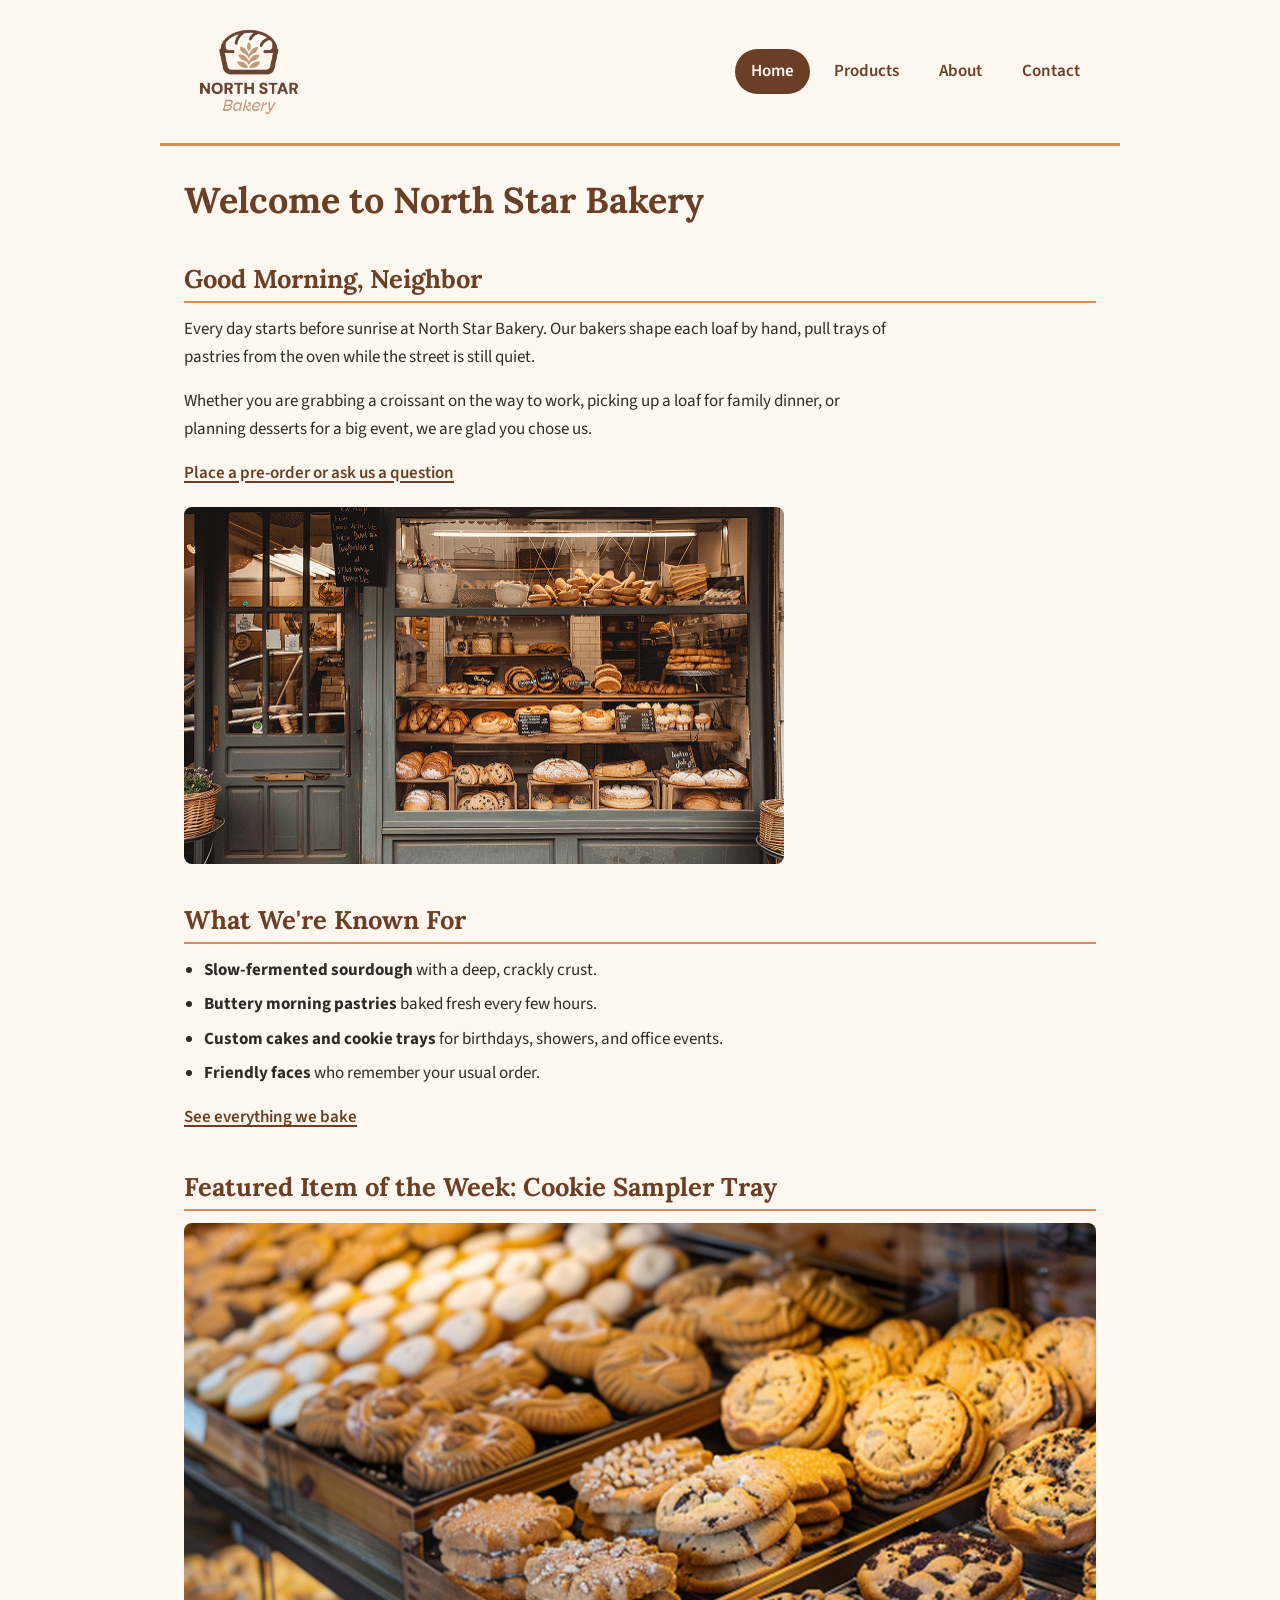
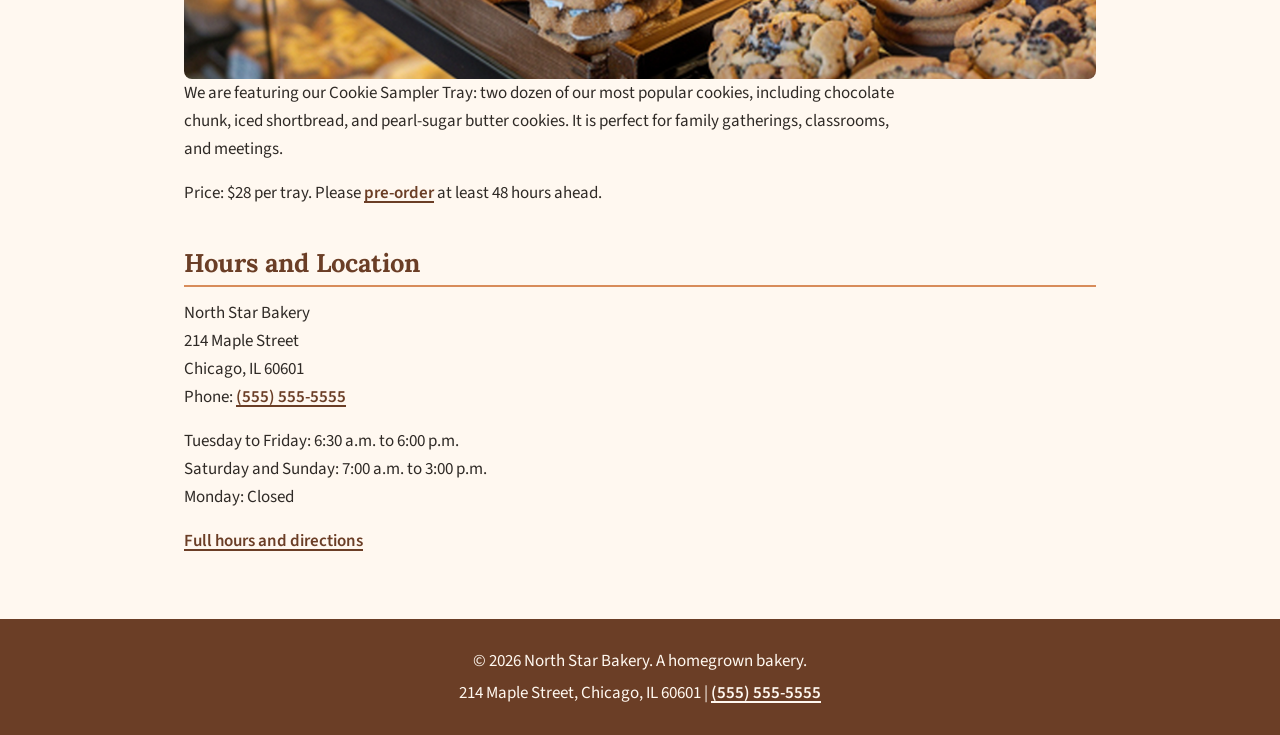
<file: index.html>
<!DOCTYPE html>
<html lang="en">
<head>
 <meta charset="UTF-8">
 <meta name="viewport" content="width=device-width, initial-scale=1.0">
 <meta name="description" content="North Star Bakery is a neighborhood bakery baking bread, pastries, and cakes by hand every morning. Visit us or place a pre-order.">
 <title>Home | North Star Bakery</title>
 <link rel="stylesheet" href="css/styles.css">
</head>
<body>
 <header>
   <a href="index.html">
     <img src="images/bakery-logo_c.png" alt="North Star Bakery logo: a brown loaf of bread with a wheat stalk inside it" width="250" height="213">
   </a>
   <nav aria-label="Main navigation">
     <ul>
       <li><a href="index.html" aria-current="page">Home</a></li>
       <li><a href="products.html">Products</a></li>
       <li><a href="about.html">About</a></li>
       <li><a href="contact.html">Contact</a></li>
     </ul>
   </nav>
 </header>

 <main>
   <h1>Welcome to North Star Bakery</h1>

   <section aria-labelledby="welcome-heading">
     <h2 id="welcome-heading">Good Morning, Neighbor</h2>
     <p>
       Every day starts before sunrise at North Star Bakery. Our bakers shape each loaf by hand,
       pull trays of pastries from the oven while the street is still quiet.
     </p>
     <p>
       Whether you are grabbing a croissant on the way to work, picking up a loaf for family
       dinner, or planning desserts for a big event, we are glad you chose us.
     </p>
     <p><a href="contact.html">Place a pre-order or ask us a question</a></p>

     <img src="images/bakery-storefront_c.png" alt="The North Star Bakery front window, with shelves of crusty loaves, rolls, and pastries stacked in wooden crates behind the glass" width="600" height="358">
   </section>

   <section aria-labelledby="known-heading">
     <h2 id="known-heading">What We're Known For</h2>
     <ul>
       <li><strong>Slow-fermented sourdough</strong> with a deep, crackly crust.</li>
       <li><strong>Buttery morning pastries</strong> baked fresh every few hours.</li>
       <li><strong>Custom cakes and cookie trays</strong> for birthdays, showers, and office events.</li>
       <li><strong>Friendly faces</strong> who remember your usual order.</li>
     </ul>
     <p><a href="products.html">See everything we bake</a></p>
   </section>

   <section aria-labelledby="featured-heading">
     <h2 id="featured-heading">Featured Item of the Week: Cookie Sampler Tray</h2>
     <picture>
       <source media="(min-width: 800px)" srcset="images/bakery-feature-large_c.png" width="1200" height="600">
       <img src="images/bakery-feature-small_c.png" alt="Bakery display case filled with wooden trays of chocolate chip cookies, sugar-topped cookies, and iced shortbread" width="600" height="600">
     </picture>
     <p>
       We are featuring our Cookie Sampler Tray: two dozen of our most popular cookies,
       including chocolate chunk, iced shortbread, and pearl-sugar butter cookies. It is perfect for
       family gatherings, classrooms, and meetings.
     </p>
     <p>Price: $28 per tray. Please <a href="contact.html">pre-order</a> at least 48 hours ahead.</p>
   </section>

   <section aria-labelledby="visit-heading">
     <h2 id="visit-heading">Hours and Location</h2>
     <address>
       North Star Bakery<br>
       214 Maple Street<br>
       Chicago, IL 60601<br>
       Phone: <a href="tel:+15555555555">(555) 555-5555</a>
     </address>
     <p>
       Tuesday to Friday: 6:30 a.m. to 6:00 p.m.<br>
       Saturday and Sunday: 7:00 a.m. to 3:00 p.m.<br>
       Monday: Closed
     </p>
     <p><a href="contact.html">Full hours and directions</a></p>
   </section>
 </main>

 <footer>
   <p>&copy; 2026 North Star Bakery. A homegrown bakery.</p>
   <p>214 Maple Street, Chicago, IL 60601 | <a href="tel:+15555555555">(555) 555-5555</a></p>
 </footer>
</body>
</html>
</file>
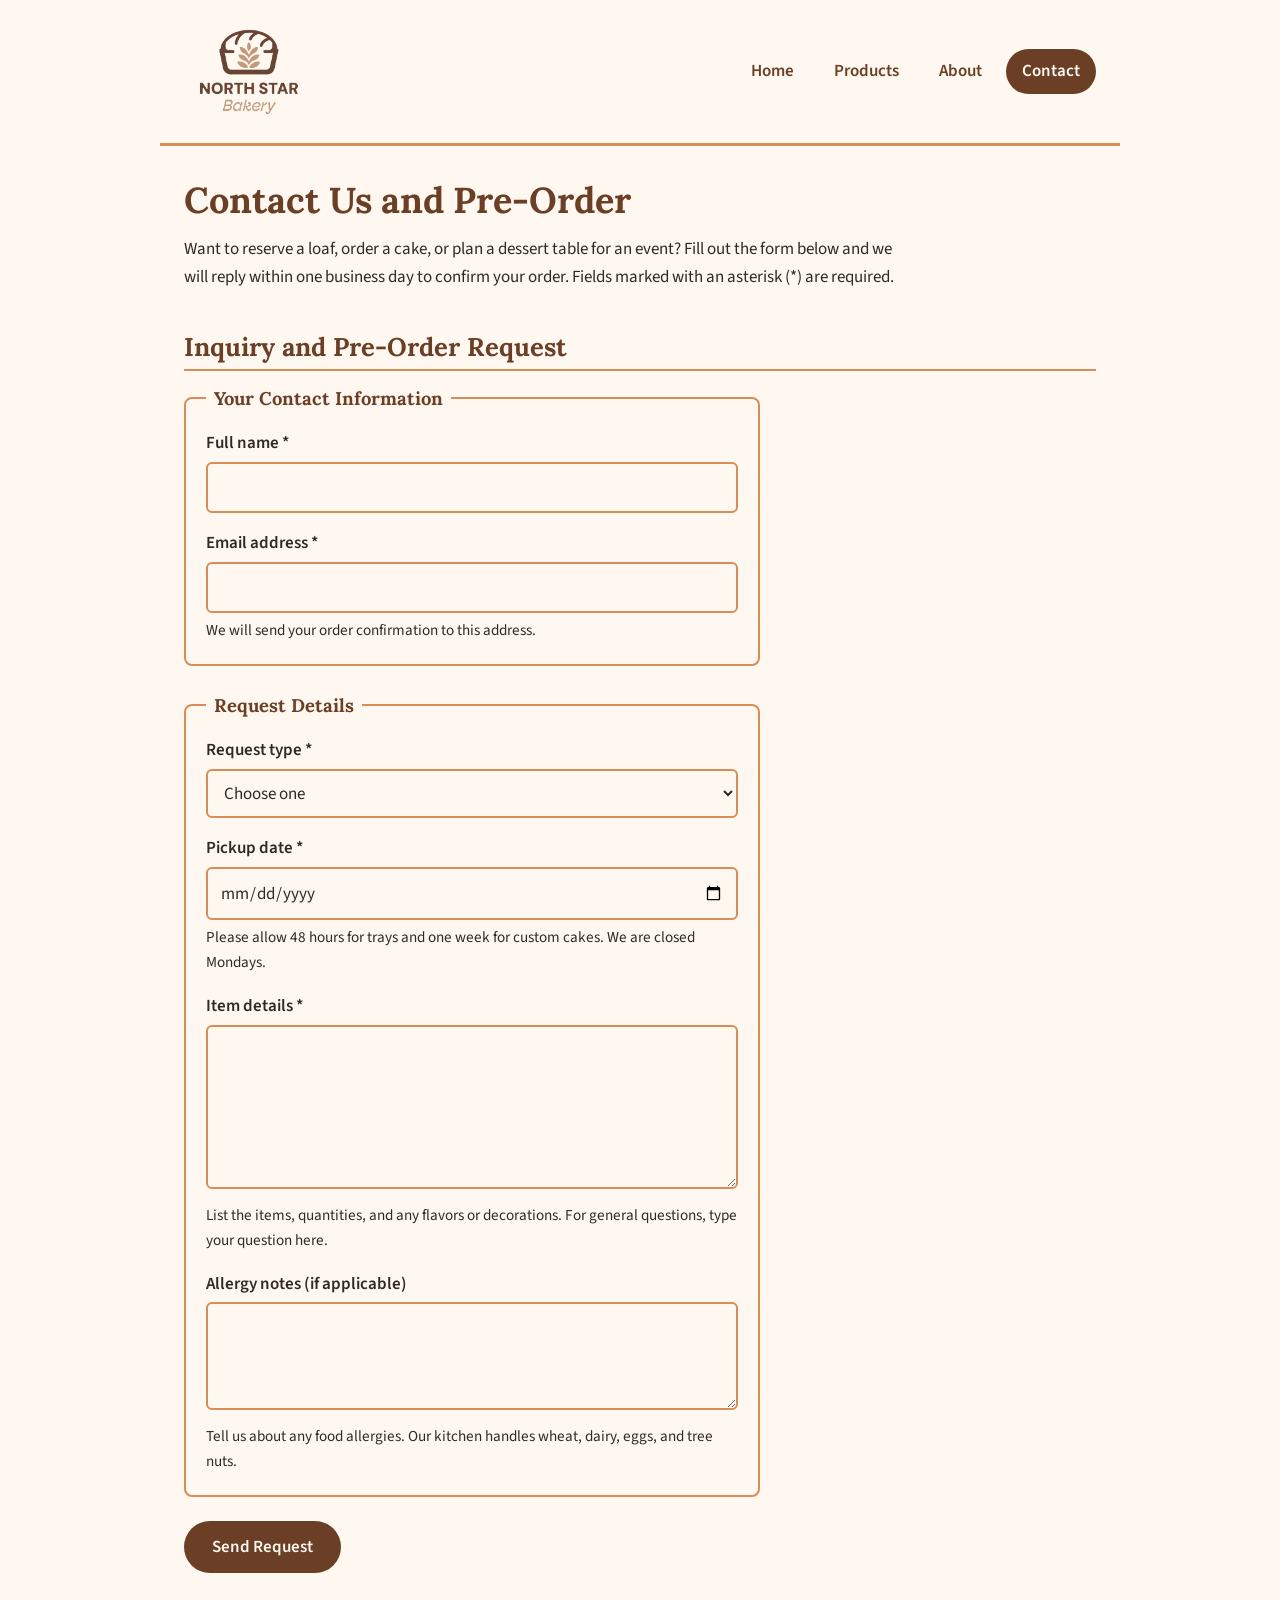
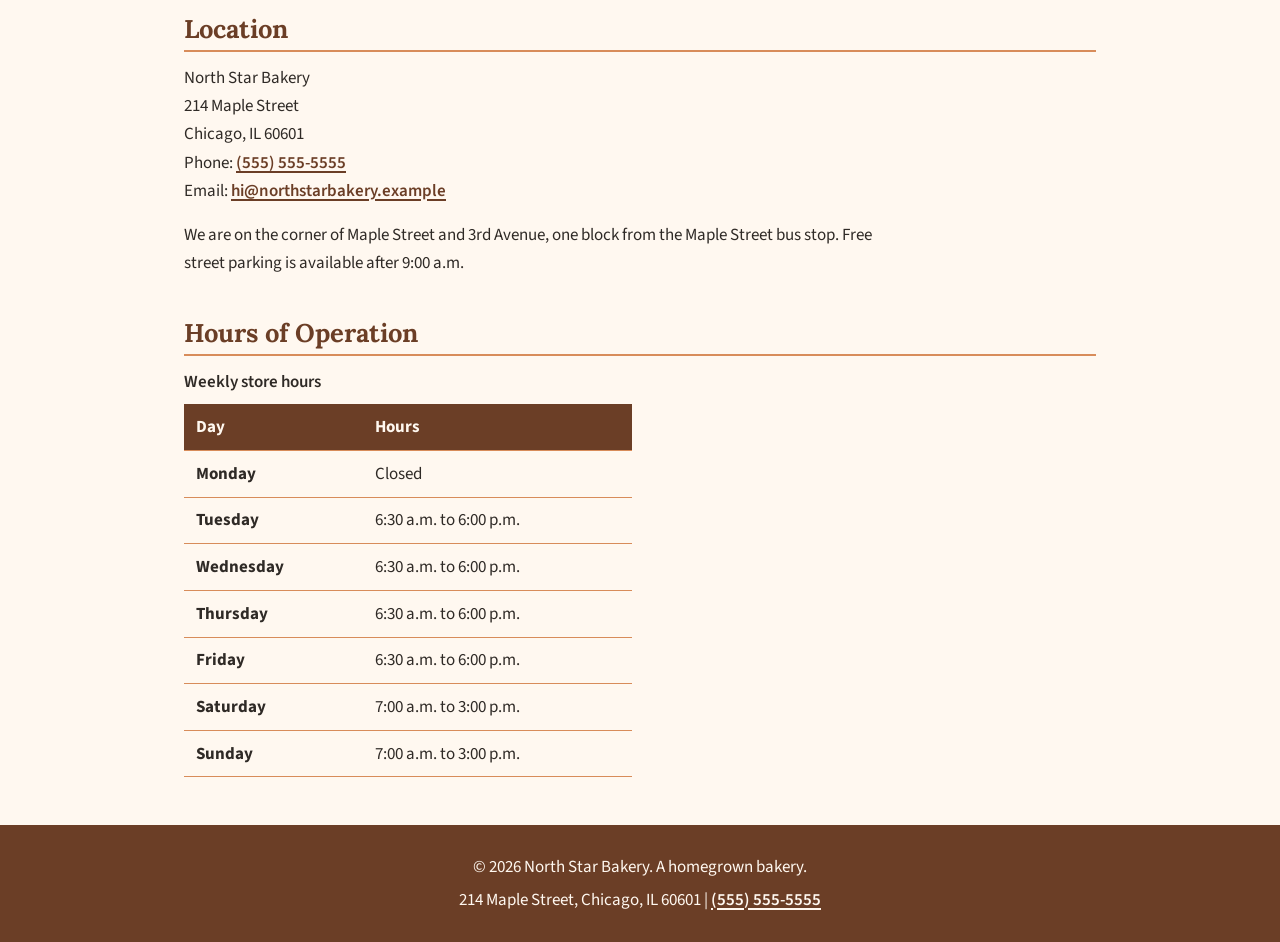
<file: contact.html>
<!DOCTYPE html>
<html lang="en">
<head>
 <meta charset="UTF-8">
 <meta name="viewport" content="width=device-width, initial-scale=1.0">
 <meta name="description" content="Send North Star Bakery a pre-order request or question, and find our location and hours.">
 <title>Contact and Pre-Orders | North Star Bakery</title>
 <link rel="stylesheet" href="css/styles.css">
 <script src="js/preorder-store.js" defer></script>
 <script src="js/contact-form.js" defer></script>
</head>
<body>
 <header>
   <a href="index.html">
     <img src="images/bakery-logo_c.png" alt="North Star Bakery logo: a brown loaf of bread with a wheat stalk inside it" width="250" height="213">
   </a>
   <nav aria-label="Main navigation">
     <ul>
       <li><a href="index.html">Home</a></li>
       <li><a href="products.html">Products</a></li>
       <li><a href="about.html">About</a></li>
       <li><a href="contact.html" aria-current="page">Contact</a></li>
     </ul>
   </nav>
 </header>

 <main>
   <h1>Contact Us and Pre-Order</h1>
   <p>
     Want to reserve a loaf, order a cake, or plan a dessert table for an event? Fill out the form
     below and we will reply within one business day to confirm your order. Fields marked with an
     asterisk (*) are required.
   </p>

   <section aria-labelledby="form-heading">
     <h2 id="form-heading">Inquiry and Pre-Order Request</h2>
     <form id="preorder-form" action="#" method="post">
       <fieldset>
         <legend>Your Contact Information</legend>

         <p>
           <label for="name">Full name *</label><br>
           <input type="text" id="name" name="name" autocomplete="name" required minlength="2" maxlength="80">
         </p>

         <p>
           <label for="email">Email address *</label><br>
           <input type="email" id="email" name="email" autocomplete="email" required aria-describedby="email-hint">
           <br><small id="email-hint">We will send your order confirmation to this address.</small>
         </p>
       </fieldset>

       <fieldset>
         <legend>Request Details</legend>

         <p>
           <label for="request-type">Request type *</label><br>
           <select id="request-type" name="request-type" required>
             <option value="">Choose one</option>
             <option value="pre-order">Pre-order</option>
             <option value="custom-cake">Custom cake</option>
             <option value="event">Event or catering order</option>
             <option value="question">General question</option>
           </select>
         </p>

         <p>
           <label for="pickup-date">Pickup date *</label><br>
           <input type="date" id="pickup-date" name="pickup-date" required min="2026-10-01" aria-describedby="date-hint">
           <br><small id="date-hint">Please allow 48 hours for trays and one week for custom cakes. We are closed Mondays.</small>
         </p>

         <p>
           <label for="item-details">Item details *</label><br>
           <textarea id="item-details" name="item-details" rows="5" cols="40" required minlength="10" maxlength="1000" aria-describedby="item-hint"></textarea>
           <br><small id="item-hint">List the items, quantities, and any flavors or decorations. For general questions, type your question here.</small>
         </p>

         <p>
           <label for="allergy-notes">Allergy notes (if applicable)</label><br>
           <textarea id="allergy-notes" name="allergy-notes" rows="3" cols="40" maxlength="500" aria-describedby="allergy-hint"></textarea>
           <br><small id="allergy-hint">Tell us about any food allergies. Our kitchen handles wheat, dairy, eggs, and tree nuts.</small>
         </p>
       </fieldset>

       <p>
         <button type="submit">Send Request</button>
       </p>
     </form>
   </section>

   <section aria-labelledby="location-heading">
     <h2 id="location-heading">Location</h2>
     <address>
       North Star Bakery<br>
       214 Maple Street<br>
       Chicago, IL 60601<br>
       Phone: <a href="tel:+15555555555">(555) 555-5555</a><br>
       Email: <a href="mailto:hi@northstarbakery.example">hi@northstarbakery.example</a>
     </address>
     <p>
       We are on the corner of Maple Street and 3rd Avenue, one block from the Maple Street bus
       stop. Free street parking is available after 9:00 a.m.
     </p>
   </section>

   <section aria-labelledby="hours-heading">
     <h2 id="hours-heading">Hours of Operation</h2>
     <table>
       <caption>Weekly store hours</caption>
       <thead>
         <tr>
           <th scope="col">Day</th>
           <th scope="col">Hours</th>
         </tr>
       </thead>
       <tbody>
         <tr><th scope="row">Monday</th><td>Closed</td></tr>
         <tr><th scope="row">Tuesday</th><td>6:30 a.m. to 6:00 p.m.</td></tr>
         <tr><th scope="row">Wednesday</th><td>6:30 a.m. to 6:00 p.m.</td></tr>
         <tr><th scope="row">Thursday</th><td>6:30 a.m. to 6:00 p.m.</td></tr>
         <tr><th scope="row">Friday</th><td>6:30 a.m. to 6:00 p.m.</td></tr>
         <tr><th scope="row">Saturday</th><td>7:00 a.m. to 3:00 p.m.</td></tr>
         <tr><th scope="row">Sunday</th><td>7:00 a.m. to 3:00 p.m.</td></tr>
       </tbody>
     </table>
   </section>
 </main>

 <footer>
   <p>&copy; 2026 North Star Bakery. A homegrown bakery.</p>
   <p>214 Maple Street, Chicago, IL 60601 | <a href="tel:+15555555555">(555) 555-5555</a></p>
 </footer>
</body>
</html>
</file>
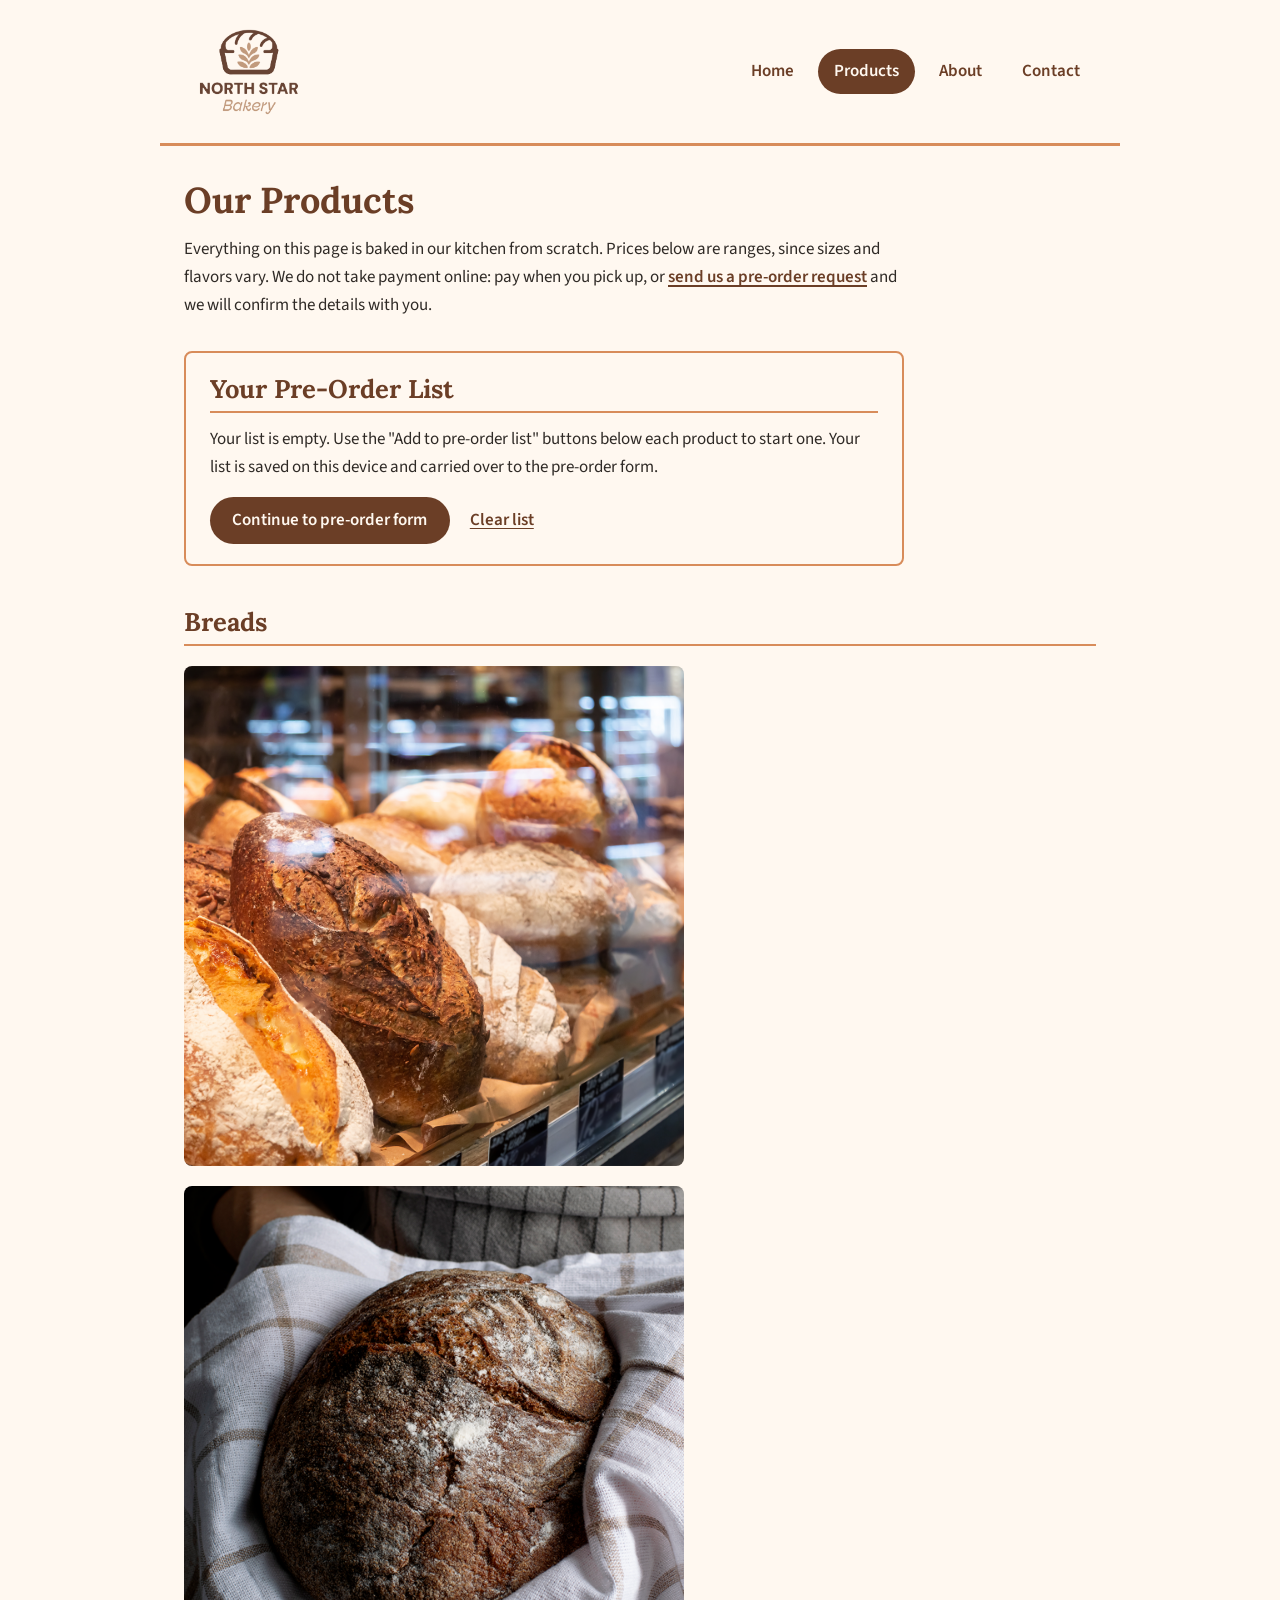
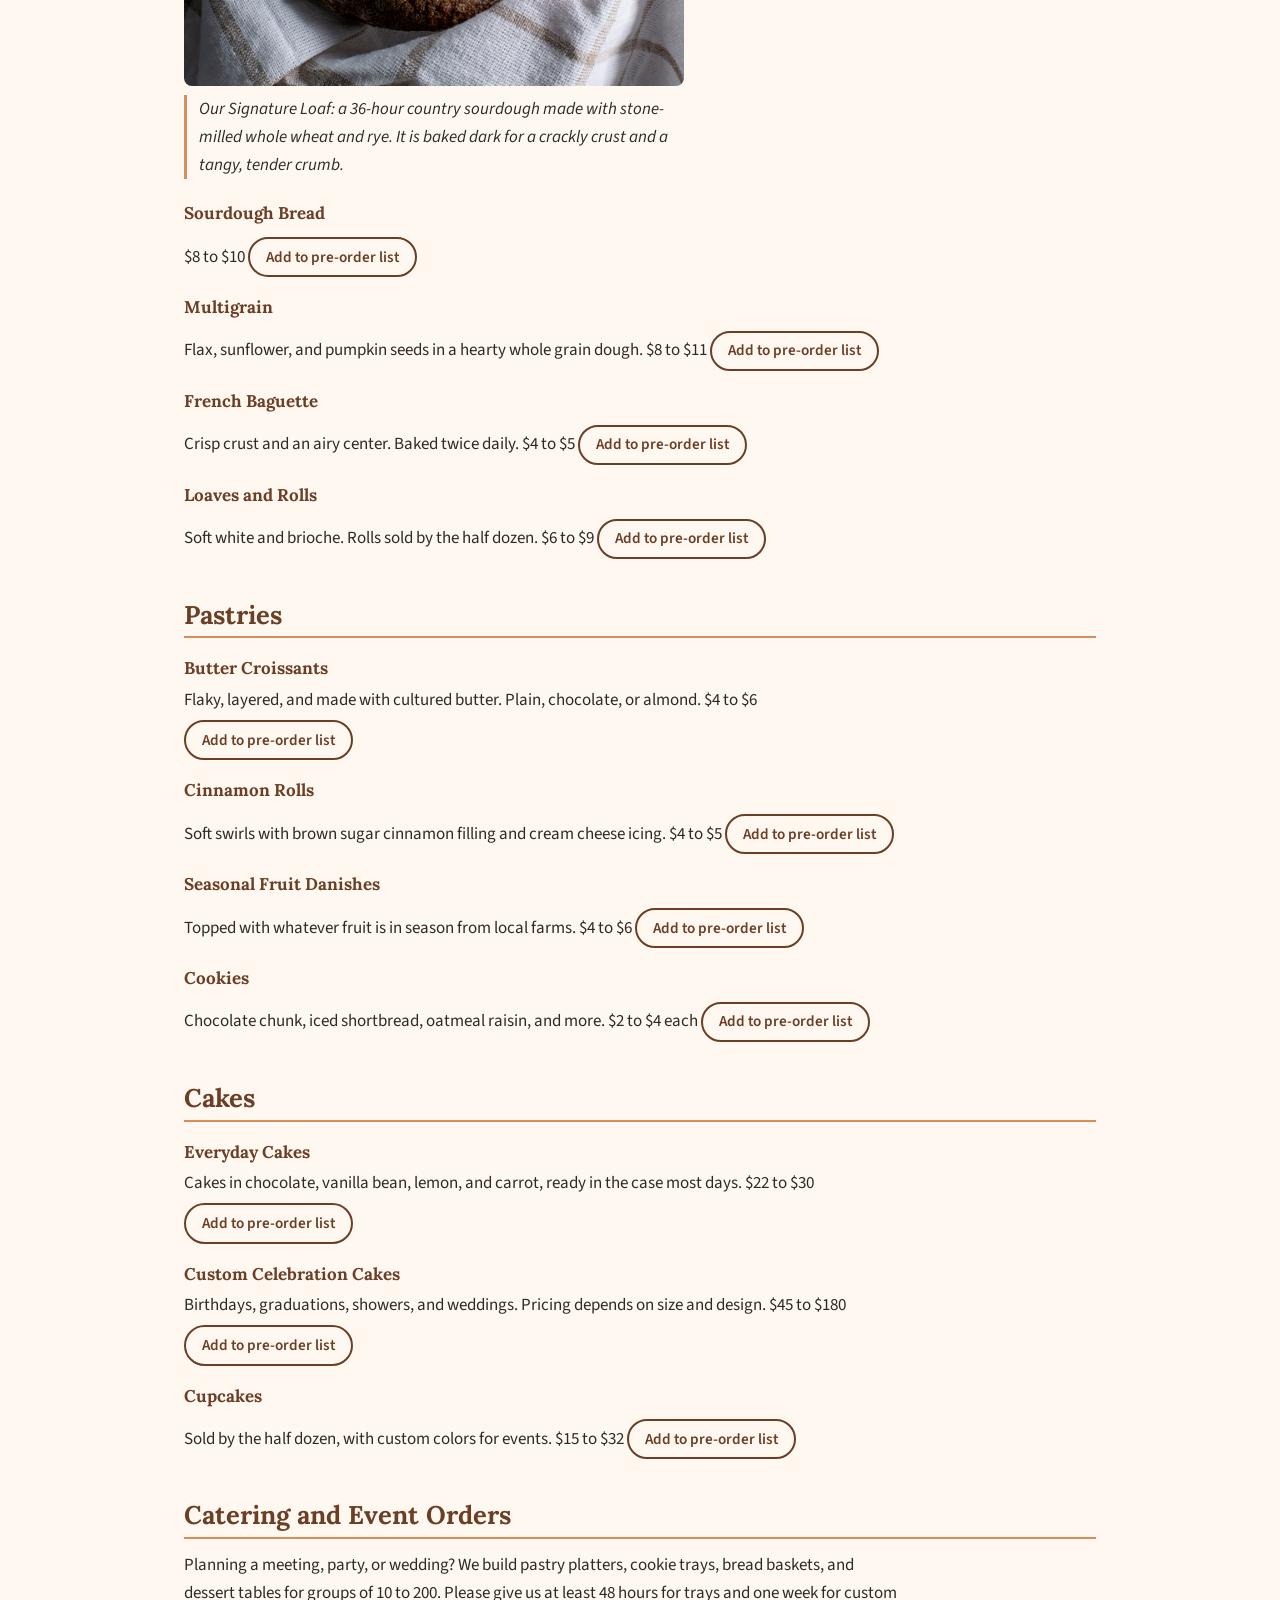
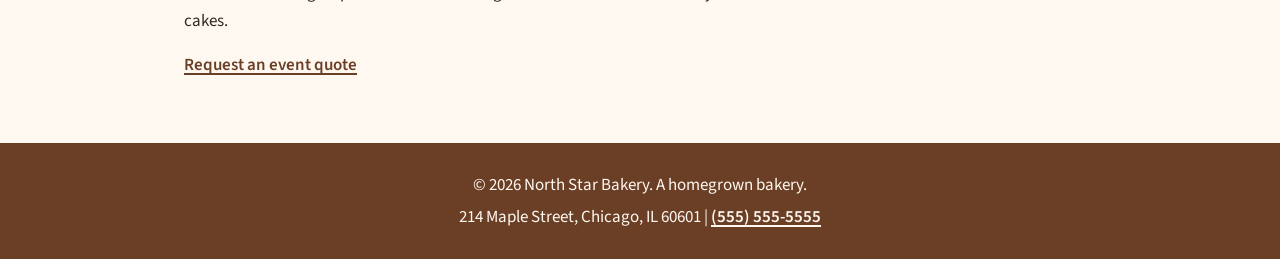
<file: products.html>
<!DOCTYPE html>
<html lang="en">
<head>
 <meta charset="UTF-8">
 <meta name="viewport" content="width=device-width, initial-scale=1.0">
 <meta name="description" content="Browse North Star Bakery's breads, pastries, cakes, and cookies, with price ranges. Pre-order online or in store.">
 <title>Products | North Star Bakery</title>
 <link rel="stylesheet" href="css/styles.css">
 <script src="js/preorder-store.js" defer></script>
 <script src="js/preorder-list.js" defer></script>
</head>
<body>
 <header>
   <a href="index.html">
     <img src="images/bakery-logo_c.png" alt="North Star Bakery logo: a brown loaf of bread with a wheat stalk inside it" width="250" height="213">
   </a>
   <nav aria-label="Main navigation">
     <ul>
       <li><a href="index.html">Home</a></li>
       <li><a href="products.html" aria-current="page">Products</a></li>
       <li><a href="about.html">About</a></li>
       <li><a href="contact.html">Contact</a></li>
     </ul>
   </nav>
 </header>

 <main>
   <h1>Our Products</h1>
   <p>
     Everything on this page is baked in our kitchen from scratch. Prices below are ranges, since
     sizes and flavors vary. We do not take payment online: pay when you pick up, or
     <a href="contact.html">send us a pre-order request</a> and we will confirm the details with you.
   </p>

   <aside id="preorder-panel" class="preorder-panel" aria-labelledby="preorder-heading" hidden>
     <h2 id="preorder-heading">Your Pre-Order List</h2>
     <p id="preorder-empty">Your list is empty. Use the "Add to pre-order list" buttons below each product to start one. Your list is saved on this device and carried over to the pre-order form.</p>
     <ul id="preorder-items" class="preorder-items"></ul>
     <p id="preorder-total"></p>
     <p id="preorder-actions" class="preorder-actions">
       <a href="contact.html" class="button-link">Continue to pre-order form</a>
       <button type="button" id="preorder-clear" class="text-button">Clear list</button>
     </p>
     <p id="preorder-status" class="visually-hidden" aria-live="polite"></p>
   </aside>

   <section aria-labelledby="breads-heading">
     <h2 id="breads-heading">Breads</h2>
     <img src="images/bakery-bread_c.png" alt="Rows of rustic loaves in our display case, including a dark seeded loaf with scored crust and flour-dusted white sourdough" width="500" height="500">

     <figure>
       <img src="images/bakery-signature-loaf_c.png" alt="A round, dark-crusted sourdough loaf dusted with flour, resting in a white and tan checkered kitchen towel" width="500" height="500">
       <figcaption>
         Our Signature Loaf: a 36-hour country sourdough made with stone-milled whole wheat and rye.
         It is baked dark for a crackly crust and a tangy, tender crumb.
       </figcaption>
     </figure>

     <dl>
       <dt data-product-id="sourdough">Sourdough Bread</dt>
       <dd> $8 to $10</dd>
       <dt data-product-id="multigrain">Multigrain</dt>
       <dd>Flax, sunflower, and pumpkin seeds in a hearty whole grain dough. $8 to $11</dd>
       <dt data-product-id="baguette">French Baguette</dt>
       <dd>Crisp crust and an airy center. Baked twice daily. $4 to $5</dd>
       <dt data-product-id="loaves-rolls">Loaves and Rolls</dt>
       <dd>Soft white and brioche. Rolls sold by the half dozen. $6 to $9</dd>
     </dl>
   </section>

   <section aria-labelledby="pastries-heading">
     <h2 id="pastries-heading">Pastries</h2>
     <dl>
       <dt data-product-id="croissants">Butter Croissants</dt>
       <dd>Flaky, layered, and made with cultured butter. Plain, chocolate, or almond. $4 to $6</dd>
       <dt data-product-id="cinnamon-rolls">Cinnamon Rolls</dt>
       <dd>Soft swirls with brown sugar cinnamon filling and cream cheese icing. $4 to $5</dd>
       <dt data-product-id="danishes">Seasonal Fruit Danishes</dt>
       <dd>Topped with whatever fruit is in season from local farms. $4 to $6</dd>
       <dt data-product-id="cookies">Cookies</dt>
       <dd>Chocolate chunk, iced shortbread, oatmeal raisin, and more. $2 to $4 each</dd>
     </dl>
   </section>

   <section aria-labelledby="cakes-heading">
     <h2 id="cakes-heading">Cakes</h2>
     <dl>
       <dt data-product-id="everyday-cakes">Everyday Cakes</dt>
       <dd>Cakes in chocolate, vanilla bean, lemon, and carrot, ready in the case most days. $22 to $30</dd>
       <dt data-product-id="custom-cakes">Custom Celebration Cakes</dt>
       <dd>Birthdays, graduations, showers, and weddings. Pricing depends on size and design. $45 to $180</dd>
       <dt data-product-id="cupcakes">Cupcakes</dt>
       <dd>Sold by the half dozen, with custom colors for events. $15 to $32</dd>
     </dl>
   </section>

   <section aria-labelledby="events-heading">
     <h2 id="events-heading">Catering and Event Orders</h2>
     <p>
       Planning a meeting, party, or wedding? We build pastry platters, cookie trays, bread baskets,
       and dessert tables for groups of 10 to 200. Please give us at least 48 hours for trays and
       one week for custom cakes.
     </p>
     <p><a href="contact.html">Request an event quote</a></p>
   </section>
 </main>

 <p id="preorder-bar" class="preorder-bar" hidden>
   <span id="preorder-bar-text"></span>
   <a href="#preorder-panel">Review your list</a>
 </p>

 <footer>
   <p>&copy; 2026 North Star Bakery. A homegrown bakery.</p>
   <p>214 Maple Street, Chicago, IL 60601 | <a href="tel:+15555555555">(555) 555-5555</a></p>
 </footer>
</body>
</html>
</file>
<file: css/styles.css>
/* ==========================================================
   North Star Bakery - shared stylesheet for all four pages
   Colors (4): cream, brown, peach, charcoal
   Fonts (2): Lora for headings, Source Sans 3 for body text
   ========================================================== */

@import url("https://fonts.googleapis.com/css2?family=Lora:wght@500;700&family=Source+Sans+3:wght@400;600&display=swap");

:root {
  --brown: #6b3e26;     /* headings, links, header accents, footer */
  --peach: #d88c5a;     /* borders and highlights only (not text) */
  --cream: #fff8f0;     /* page background, text on brown */
  --charcoal: #2f2a26;  /* body text */

  --font-heading: "Lora", Georgia, serif;
  --font-body: "Source Sans 3", "Helvetica Neue", Arial, sans-serif;

  --page-width: 60rem;
  --gap: 1.5rem;
}

/* ---------- Base ---------- */

*,
*::before,
*::after {
  box-sizing: border-box;
}

body {
  margin: 0;
  background-color: var(--cream);
  color: var(--charcoal);
  font-family: var(--font-body);
  font-size: 1.0625rem;
  line-height: 1.65;
}

h1,
h2,
h3 {
  font-family: var(--font-heading);
  color: var(--brown);
  line-height: 1.25;
  margin: 0 0 0.75rem;
}

h1 {
  font-size: 2.25rem;
}

h2 {
  font-size: 1.6rem;
  padding-bottom: 0.35rem;
  border-bottom: 2px solid var(--peach);
}

h3 {
  font-size: 1.25rem;
}

p,
ul,
dl,
address {
  margin: 0 0 1rem;
}

a {
  color: var(--brown);
  font-weight: 600;
  text-decoration-thickness: 2px;
  text-underline-offset: 3px;
}

a:hover {
  text-decoration-color: var(--peach);
}

/* Visible keyboard focus on every interactive element */
a:focus-visible,
button:focus-visible,
input:focus-visible,
select:focus-visible,
textarea:focus-visible {
  outline: 3px solid var(--brown);
  outline-offset: 3px;
}

img,
video {
  display: block;
  max-width: 100%;
  height: auto;
  border-radius: 8px;
}

address {
  font-style: normal;
}

/* ---------- Header and navigation ---------- */

header {
  display: flex;
  flex-wrap: wrap;
  align-items: center;
  justify-content: space-between;
  gap: 1rem;
  max-width: var(--page-width);
  margin: 0 auto;
  padding: 1rem var(--gap);
  border-bottom: 3px solid var(--peach);
}

header img {
  width: 130px;
  border-radius: 0;
  mix-blend-mode: multiply; /* blends the logo's white box into the cream page */
}

nav ul {
  display: flex;
  flex-wrap: wrap;
  gap: 0.5rem;
  margin: 0;
  padding: 0;
  list-style: none;
}

nav a {
  display: block;
  padding: 0.5rem 1rem;
  border-radius: 999px;
  text-decoration: none;
}

nav a:hover {
  background-color: var(--peach);
  color: var(--charcoal);
}

/* The current page is shown as a filled brown pill */
nav a[aria-current="page"] {
  background-color: var(--brown);
  color: var(--cream);
}

/* ---------- Main content ---------- */

main {
  max-width: var(--page-width);
  margin: 0 auto;
  padding: 2rem var(--gap) 3rem;
}

main > p {
  max-width: 45rem;
}

section {
  margin-top: 2.5rem;
}

section p,
section li {
  max-width: 45rem;
}

main ul {
  padding-left: 1.25rem;
}

main li {
  margin-bottom: 0.4rem;
}

section > img,
picture,
figure,
video {
  margin: 1.25rem 0;
}

/* Signature Loaf figure */
figure {
  max-width: 500px;
  margin-left: 0;
  margin-right: 0;
}

figure img {
  margin: 0;
}

figcaption {
  margin-top: 0.6rem;
  padding-left: 0.75rem;
  border-left: 3px solid var(--peach);
  font-style: italic;
}

/* Product lists: name on one line, description below */
dl {
  max-width: 45rem;
}

dt {
  font-family: var(--font-heading);
  font-weight: 700;
  color: var(--brown);
  margin-top: 1rem;
}

dd {
  margin: 0.2rem 0 0;
}

/* Staff cards */
article {
  margin-bottom: 1.25rem;
  padding: 1rem 1.25rem;
  border-left: 4px solid var(--peach);
  border-radius: 0 8px 8px 0;
}

article p {
  margin-bottom: 0;
}

/* ---------- Contact form ---------- */

form {
  max-width: 36rem;
}

fieldset {
  margin: 0 0 1.5rem;
  padding: 1rem 1.25rem 0.25rem;
  border: 2px solid var(--peach);
  border-radius: 8px;
}

legend {
  padding: 0 0.5rem;
  font-family: var(--font-heading);
  font-weight: 700;
  font-size: 1.15rem;
  color: var(--brown);
}

label {
  font-weight: 600;
}

input,
select,
textarea {
  width: 100%;
  margin-top: 0.3rem;
  padding: 0.6rem 0.75rem;
  border: 2px solid var(--peach);
  border-radius: 6px;
  background-color: var(--cream);
  color: var(--charcoal);
  font: inherit;
}

small {
  display: inline-block;
  margin-top: 0.3rem;
  font-size: 0.95rem;
}

button {
  padding: 0.75rem 1.75rem;
  border: none;
  border-radius: 999px;
  background-color: var(--brown);
  color: var(--cream);
  font: inherit;
  font-weight: 600;
  cursor: pointer;
}

button:hover {
  background-color: var(--charcoal);
}

/* ---------- Hours table ---------- */

table {
  width: 100%;
  max-width: 28rem;
  border-collapse: collapse;
}

caption {
  text-align: left;
  font-weight: 600;
  margin-bottom: 0.5rem;
}

th,
td {
  padding: 0.55rem 0.75rem;
  text-align: left;
  border-bottom: 1px solid var(--peach);
}

thead th {
  background-color: var(--brown);
  color: var(--cream);
}

/* ---------- Footer ---------- */

footer {
  padding: 1.5rem var(--gap);
  background-color: var(--brown);
  color: var(--cream);
  text-align: center;
}

footer p {
  margin: 0.25rem 0;
}

footer a {
  color: var(--cream);
}

/* ---------- Pre-order list (Products page) ---------- */

.visually-hidden {
  position: absolute;
  width: 1px;
  height: 1px;
  overflow: hidden;
  clip: rect(0 0 0 0);
  white-space: nowrap;
}

.preorder-panel {
  max-width: 45rem;
  margin-top: 2rem;
  padding: 1.25rem 1.5rem;
  border: 2px solid var(--peach);
  border-radius: 8px;
}

.preorder-items {
  margin: 0 0 1rem;
  padding: 0;
  list-style: none;
}

.preorder-items li {
  display: flex;
  flex-wrap: wrap;
  align-items: center;
  justify-content: space-between;
  gap: 0.5rem 1rem;
  padding: 0.6rem 0;
  border-bottom: 1px solid var(--peach);
}

.preorder-name {
  font-weight: 600;
}

.preorder-controls {
  display: flex;
  align-items: center;
  gap: 0.5rem;
}

.preorder-quantity {
  min-width: 2ch;
  text-align: center;
  font-weight: 600;
}

.preorder-actions {
  display: flex;
  flex-wrap: wrap;
  align-items: center;
  gap: 1rem;
  margin-bottom: 0;
}

/* Buttons added by JavaScript: shared base */
.add-button,
.quantity-button,
.text-button {
  font: inherit;
  cursor: pointer;
}

.add-button {
  display: inline-block;
  margin-top: 0.4rem;
  padding: 0.35rem 1rem;
  border: 2px solid var(--brown);
  border-radius: 999px;
  background-color: transparent;
  color: var(--brown);
  font-weight: 600;
  font-size: 0.95rem;
}

.add-button:hover {
  background-color: var(--brown);
  color: var(--cream);
}

.quantity-button {
  width: 2.25rem;
  height: 2.25rem;
  padding: 0;
  border: 2px solid var(--brown);
  border-radius: 50%;
  background-color: transparent;
  color: var(--brown);
  font-size: 1.1rem;
  line-height: 1;
}

.quantity-button:hover {
  background-color: var(--brown);
  color: var(--cream);
}

.text-button {
  padding: 0.25rem;
  border: none;
  background: none;
  color: var(--brown);
  font-weight: 600;
  text-decoration: underline;
  text-underline-offset: 3px;
}

.text-button:hover {
  background: none;
  text-decoration-color: var(--peach);
}

.button-link {
  display: inline-block;
  padding: 0.6rem 1.4rem;
  border-radius: 999px;
  background-color: var(--brown);
  color: var(--cream);
  text-decoration: none;
}

.button-link:hover {
  background-color: var(--charcoal);
}

/* Summary bar pinned to the bottom of the screen once the list has items */
.preorder-bar {
  position: fixed;
  left: 0;
  right: 0;
  bottom: 0;
  display: flex;
  flex-wrap: wrap;
  align-items: center;
  justify-content: center;
  gap: 0.5rem 1.25rem;
  margin: 0;
  padding: 0.75rem var(--gap);
  background-color: var(--charcoal);
  color: var(--cream);
  text-align: center;
}

.preorder-bar a {
  color: var(--cream);
}

.preorder-bar[hidden] {
  display: none;
}

/* Keeps the footer from hiding behind the bar */
body.has-preorder-bar {
  padding-bottom: 4.5rem;
}

/* ---------- Form messages (Contact page) ---------- */

.field-error {
  display: block;
  margin-top: 0.35rem;
  color: var(--brown);
  font-weight: 600;
}

.field-error:empty {
  display: none;
}

/* The warning sign means the error is not shown by color alone */
.field-error::before {
  content: "\26A0\FE0E  ";
}

input[aria-invalid="true"],
select[aria-invalid="true"],
textarea[aria-invalid="true"] {
  border-color: var(--brown);
  border-width: 3px;
}

.form-note {
  max-width: 36rem;
  padding: 0.75rem 1rem;
  border-left: 4px solid var(--peach);
}

.form-success {
  max-width: 36rem;
  padding: 1.25rem 1.5rem;
  border: 2px solid var(--peach);
  border-radius: 8px;
}

.form-success p {
  margin-bottom: 0;
}

/* ---------- Small screens ---------- */

@media (max-width: 600px) {
  body {
    font-size: 1rem;
  }

  h1 {
    font-size: 1.8rem;
  }

  h2 {
    font-size: 1.35rem;
  }

  header {
    justify-content: center;
    text-align: center;
  }

  nav ul {
    justify-content: center;
  }
}
</file>
